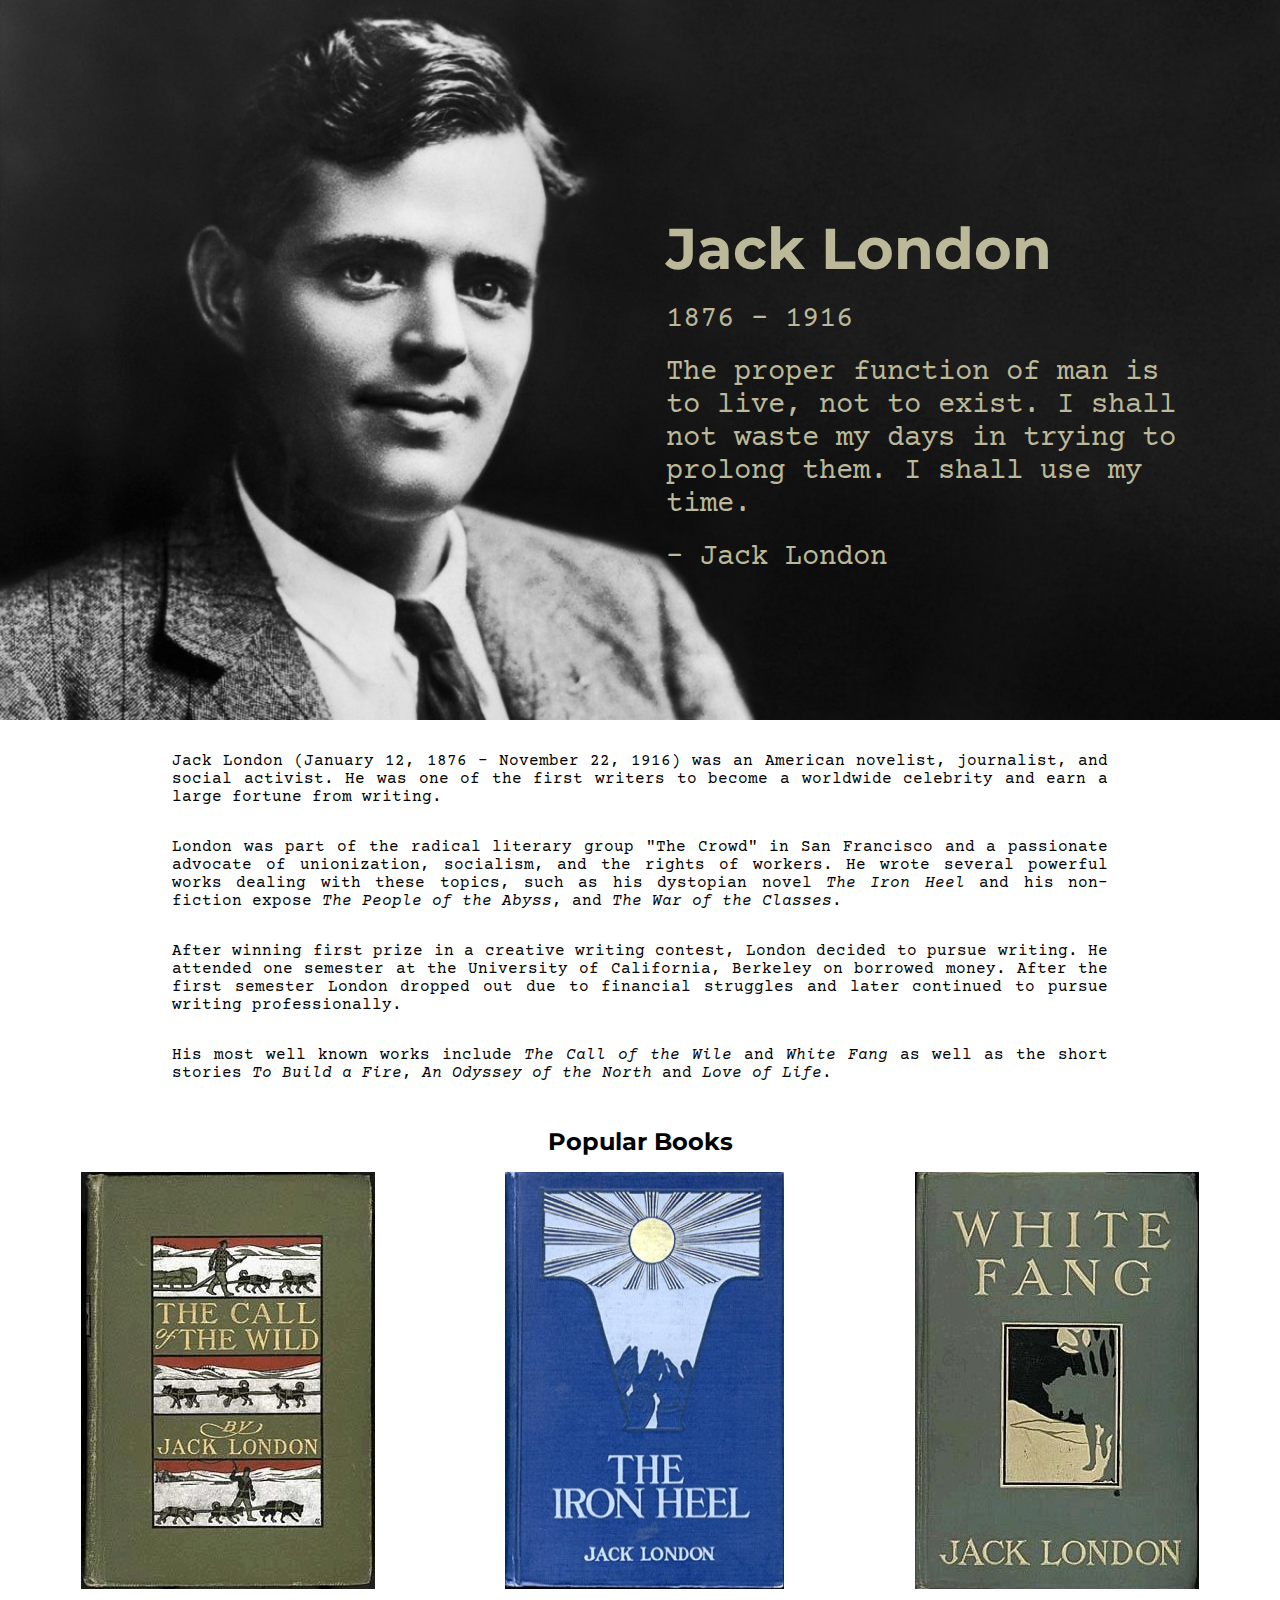
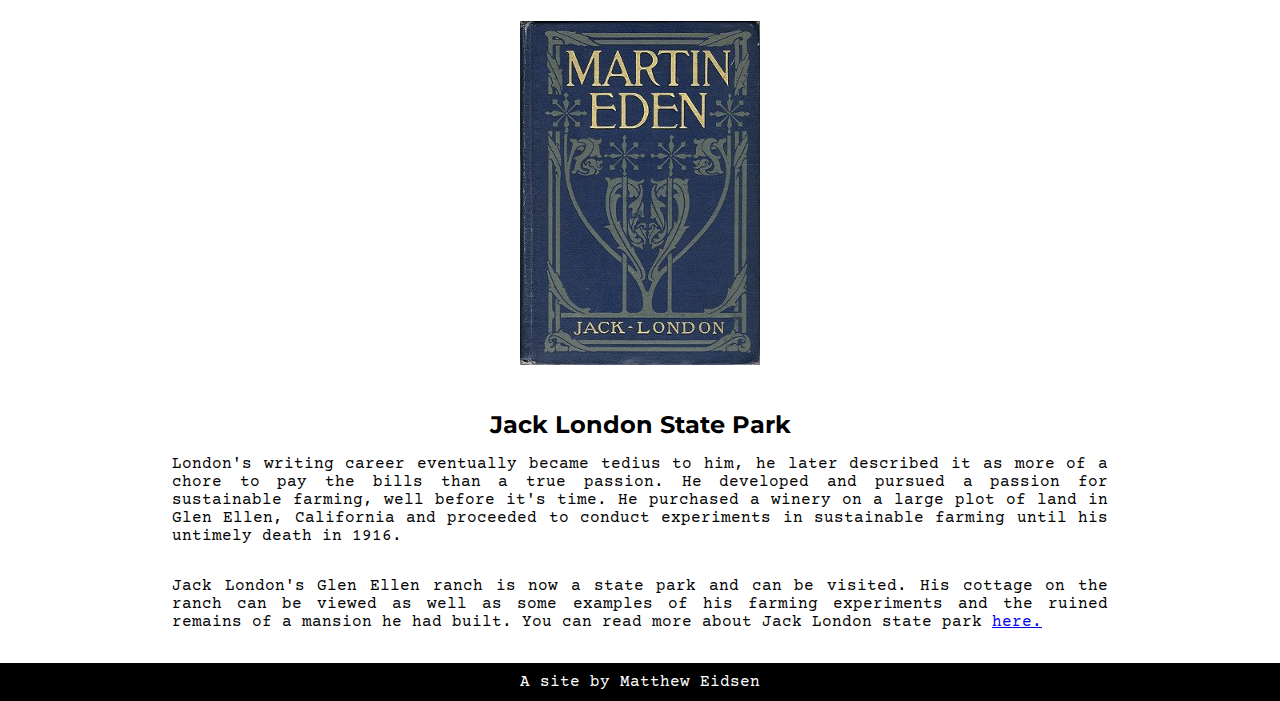
<file: index.html>
<!DOCTYPE html>
<html lang="en">
<head>
  <meta charset="UTF-8">
  <meta name="viewport" content="width=device-width, initial-scale=1.0">
  <meta http-equiv="X-UA-Compatible" content="ie=edge">
  <link rel="stylesheet" href="styles/style.css">
  <title>A Tribute to Jack London</title>
</head>
<body>
  <div id="main">
    <header class="masthead">
      <div id="img-div"><img src="images/jacklondon.jpg" alt="Jack London Portrait" id="image" class="masthead-img" title="Jack London">
        <!-- this element with id of img-caption was required for the freecodecamp.com course. I display it to none because it ruins the design I wanted, but it should benefit accessibility still -->
      <p id="img-caption">Portrait of Jack London</p>
      <div class="quote">
        <h1 id="title" class="text-left">Jack London</h1>
        <p>1876 - 1916</p>
        <blockquote><p>The proper function of man is to live, not to exist. I shall not waste my days in trying to prolong them. I shall use my time.</p>
        <footer>- Jack London</footer></blockquote></div>
      
    </div><!-- END DIV IMG-DIV -->
    </header>

    <main>
      <article id="tribute-info">
        <div class="flex-container">
          <p>Jack London (January 12, 1876 - November 22, 1916) was an American novelist, journalist, and social activist. He was one of the first writers to become a worldwide celebrity and earn a large fortune from writing.</p>

          <p>London was part of the radical literary group "The Crowd" in San Francisco and a passionate advocate of unionization, socialism, and the rights of workers. He wrote several powerful works dealing with these topics, such as his dystopian novel <cite>The Iron Heel</cite> and his non-fiction expose <cite>The People of the Abyss</cite>, and <cite>The War of the Classes</cite>.</p>

          <p>After winning first prize in a creative writing contest, London decided to pursue writing. He attended one semester at the University of California, Berkeley on borrowed money. After the first semester London dropped out due to financial struggles and later continued to pursue writing professionally.</p>

          <p>His most well known works include <cite>The Call of the Wile</cite> and <cite>White Fang</cite> as well as the short stories <cite>To Build a Fire</cite>, <cite>An Odyssey of the North</cite> and <cite>Love of Life</cite>.</p>
        </div><!-- END FLEX CONTAINER -->
      </article>

      <article id="pop-books">
        <h2>Popular Books</h2>
        <div class="flex-container">
          <img src="images/JackLondoncallwild.jpg" alt="The Call of the Wild cover" title="The Call of the Wild">

          <img src="images/The_Iron_Heel.jpg" alt="The Iron Heel" title="The Iron Heel">

          <img src="images/JackLondonwhitefang1.jpg" alt="White Fang" title="White Fang">

          <img src="images/MartinEden.jpg" alt="Martin Eden" title="Martin Eden">
        </div><!-- END FLEX CONTAINER -->
      </article>

      <article id="more-info">
        <h2>Jack London State Park</h2>
        <div class="flex-container">
          <p>London's writing career eventually became tedius to him, he later described it as more of a chore to pay the bills than a true passion. He developed and pursued a passion for sustainable farming, well before it's time. He purchased a winery on a large plot of land in Glen Ellen, California and proceeded to conduct experiments in sustainable farming until his untimely death in 1916.</p>

          <p>Jack London's Glen Ellen ranch is now a state park and can be visited. His cottage on the ranch can be viewed as well as some examples of his farming experiments and the ruined remains of a mansion he had built. You can read more about Jack London state park <a id="tribute-link" target="_blank" href="https://jacklondonpark.com/">here.</a></p>
      </div><!-- END FLEX CONTAINER -->
      </article>
    </main>
    <footer id="site-footer">A site by Matthew Eidsen</footer>
  </div>
</body>
</html>
</file>
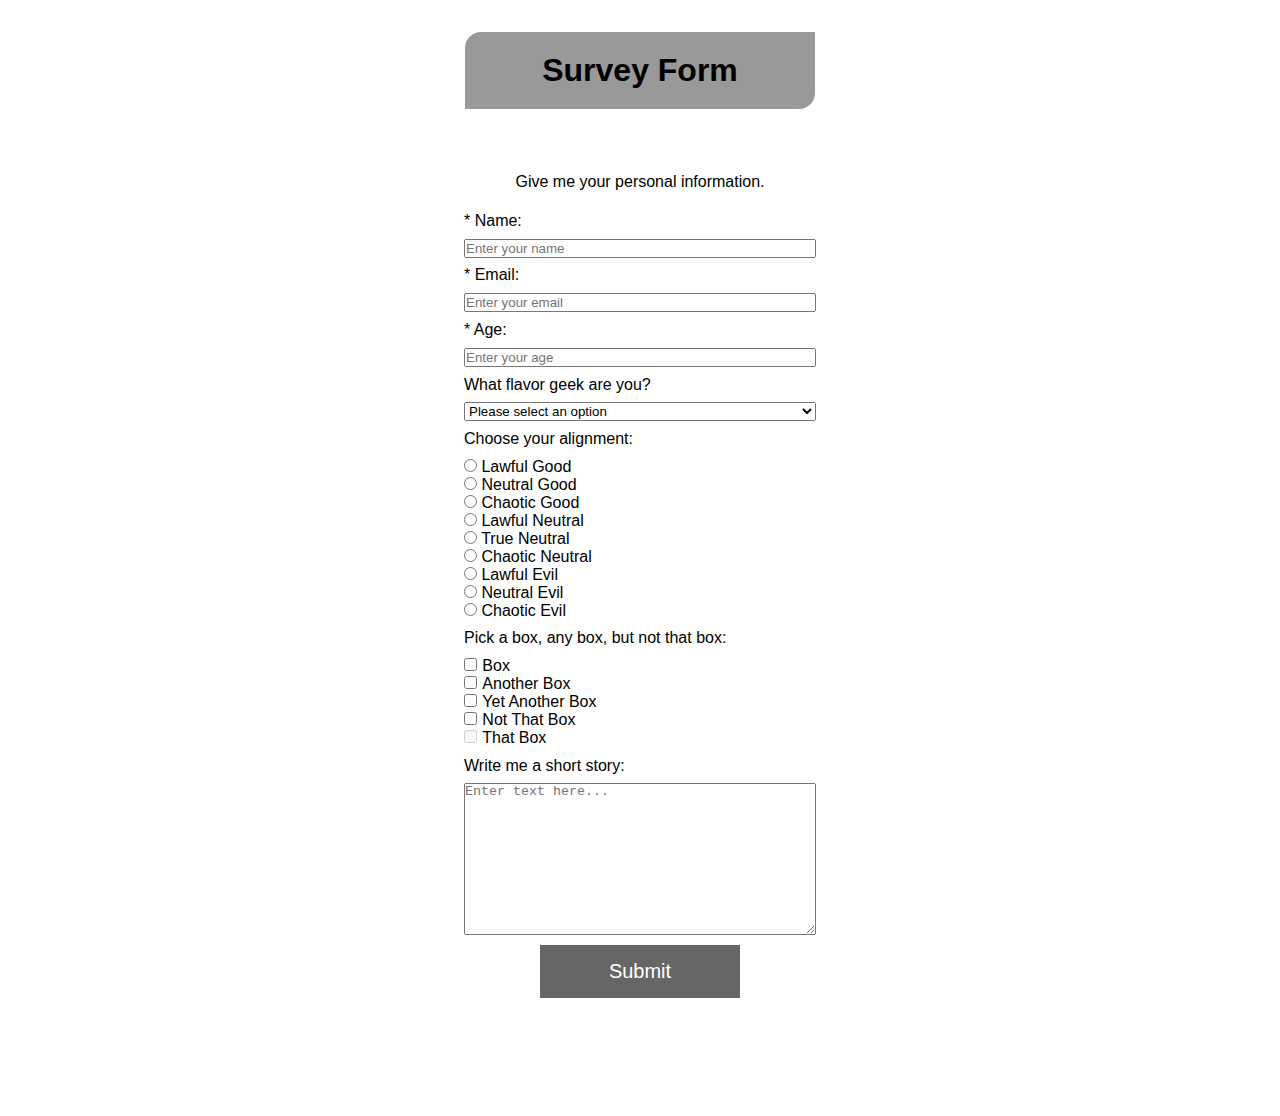
<file: survey/index.html>
<!DOCTYPE html>
<html lang="en";>
    <head>
        <meta charset="UTF-8"/>
        <meta name="viewport" content="width=device-width, initial-scale=1"/>
        <link rel="stylesheet" href="styles/styles.css"/>
        <title>Survey Form</title>
    </head>
    <body>
        <div class="background">
            <div class="title">
              <h1 id="title">Survey Form</h1>
            </div>
        
            <div class="container">
              <p id="description">Give me your personal information.</p>
              <form id="survey-form" class="flex-container">
                <div class="labels">
                  <label for="name" id="name-label">* Name: </label>
                </div>
                <input type="text" id="name" class="input-field" name="name" required placeholder="Enter your name">
        
                <div class="labels">
                  <label for="email" id="email-label">* Email: </label>
                </div>
                <input type="email" id="email" class="input-field" name="email" required placeholder="Enter your email">
        
                <div class="labels">
                  <label for="age" id="number-label">* Age: </label>
                </div>
                <input type="number" id="number" class="input-field" name="age" required placeholder="Enter your age" min="18" max="100">
                <div class="labels">
                  <label for="assoc" id="dropdown" class="dropdown">What flavor geek are you?</label>
                </div>
                <select name="assoc" id="dropdown" class="dropdown">
                  <option selected disabled>Please select an option</option>
                  <option value="star-wars">Star Wars</option>
                  <option value="lord-of-the-rings">Lord of the Rings</option>
                  <option value="star-trek">Star Trek</option>
                  <option value="pokemon">Pokemon</option>
                  <option value="dragonball">Dragon Ball</option>
                  <option value="doctor-who">Doctor Who</option>
                  <option value="all">All of the above</option>
                  <option value="other">Other</option>
                </select>
        
                <div class="labels">
                  <label for="alignment">Choose your alignment: </label>
                </div>
                <ul class="radio-group">
                  <li class="select-item"><input type="radio" id="align-lg" name="alignment" value="lawful-good">
                  <label for="align-lg">Lawful Good</label></li>
        
                  <li class="select-item"><input type="radio" id="align-ng" name="alignment" value="neutral-good">
                  <label for="align-ng">Neutral Good</label></li>
        
                  <li class="select-item"><input type="radio" id="align-cg" name="alignment" value="chaotic-good">
                  <label for="align-cg">Chaotic Good</label></li>
        
                  <li class="select-item"><input type="radio" id="align-ln" name="alignment" value="lawful-neutral">
                  <label for="align-ln">Lawful Neutral</label></li>
        
                  <li class="select-item"><input type="radio" id="align-tn" name="alignment" value="true-neutral">
                  <label for="align-tn">True Neutral</label></li>
        
                  <li class="select-item"><input type="radio" id="align-cn" name="alignment" value="chaotic-neutral">
                  <label for="align-cg">Chaotic Neutral</label></li>
        
                  <li class="select-item"><input type="radio" id="align-le" name="alignment" value="lawful-evil">
                  <label for="align-le">Lawful Evil</label></li>
        
                  <li class="select-item"><input type="radio" id="align-ne" name="alignment" value="neutral-evil">
                  <label for="align-ne">Neutral Evil</label></li>
        
                  <li class="select-item"><input type="radio" id="align-ce" name="alignment" value="chaotic-evil">
                  <label for="align-ce">Chaotic Evil</label></li>
                </ul>
        
                <div class="labels">
                  <label for="checkbox">Pick a box, any box, but not that box: </label>
                </div>
                <ul class="checkbox-group">
                  <li class="select-item"><label><input type="checkbox" name="checkbox" value="box">Box</label></li>
        
                  <li class="select-item"><label><input type="checkbox" name="checkbox" value="another-box">Another Box</label></li>
        
                  <li class="select-item"><label><input type="checkbox" name="checkbox" value="yet-another-box">Yet Another Box</label>
        
                  <li class="select-item"><label><input type="checkbox" name="checkbox" value="not-that-box">Not That Box</label></li>
        
                  <li class="select-item"><label><input type="checkbox" name="checkbox" value="that-box" disabled>That Box</label></li>
                </ul>
        
                <div class="labels">
                  <label for="story">Write me a short story: </label>
                </div>
                <textarea name="story" id="story" cols="30" rows="10" class="input-field" placeholder="Enter text here..."></textarea>
        
                <button id="submit" type="submit">Submit</button>
              </form>
            </div>
          </div>
    </body>
</html>
</file>
<file: styles/style.css>
/* table of contents

  = variables
  = base
  = layout
  = modules
  = state
  = theme
*/
/* variables */
@import url("https://fonts.googleapis.com/css2?family=Courier+Prime&family=Montserrat&display=swap");
/* base */
* {
  margin: 0;
  padding: 0;
}

body {
  background-color: black;
  font-family: "Courier Prime", monospace;
}

h1,
h2,
h3,
h4,
h5,
h6 {
  font-family: "Montserrat", sans-serif;
  text-align: center;
  margin-top: 1.2em;
}

main {
  background-color: white;
  padding: 1em;
  max-width: 1920px;
  margin: 0 auto;
}

#main {
  max-width: 1920px;
  margin: 0 auto;
}

/* layout */
.text-center {
  text-align: center;
}

.text-left {
  text-align: left;
}

.flex-container {
  display: flex;
  justify-content: space-around;
  align-content: space-between;
}

.flex-container p {
  display: inline-block;
  margin: 1em 1.4em;
  text-align: justify;
}

.flex-container img {
  margin: 1em 1.4em;
}

#img-div {
  position: relative;
  padding-top: 56.25%;
}

.masthead-img {
  position: absolute;
  width: auto;
  top: 0;
  width: 100%;
  z-index: -1;
}

.quote {
  width: 40%;
  max-width: 750px;
  position: absolute;
  right: 8%;
  top: 20%;
}
.quote h1 {
  margin-bottom: 20px;
}
.quote p:first-of-type {
  margin-bottom: 20px;
}

/* modules */
#img-caption {
  display: none;
}

.quote {
  color: #bbb999;
  font-size: 1.8em;
}

hr {
  border: 0;
  height: 3px;
  background-image: linear-gradient(to right, rgba(0, 0, 0, 0), rgba(0, 0, 0, 0.75), rgba(0, 0, 0, 0));
  margin-bottom: 2em;
}

#site-footer {
  text-align: center;
  color: white;
  padding: 10px;
}

/* state */
@media screen and (max-width: 1330px) {
  .flex-container {
    flex-wrap: wrap;
  }

  .flex-container p {
    max-width: 75%;
  }
}
@media screen and (max-width: 1099px) {
  .quote {
    font-size: 1.4em;
  }
}
@media screen and (max-width: 1024px) {
  .quote {
    font-size: 1.3em;
    top: 10%;
  }
}
@media screen and (max-width: 800px) {
  .quote {
    font-size: 1em;
    top: 10%;
  }
}
@media screen and (max-width: 500px) {
  .quote {
    font-size: 0.8em;
    top: 10%;
  }
}
@media screen and (max-width: 375px) {
  .quote {
    font-size: 0.7em;
  }

  .flex-container p {
    max-width: 90%;
  }
}
/* theme = probably wont be anything here */

/*# sourceMappingURL=style.css.map */
</file>
<file: survey/styles/styles.css>
* {
    margin: 0;
    padding: 0;
    box-sizing: border-box;
}

body {
    background-image: url("https://blenderartists.org/uploads/default/original/4X/7/e/2/7e2d7bea4ac21388c4a96e1371f375c4ce00094b.jpg");
    
    font-family: sans-serif;
}

.background {
    background: linear-gradient(to bottom, rgba(255,255,255,0) 0%,rgba(255,255,255,0.5) 100%);
    padding-bottom: 5em;
}

ul {
    list-style-type: none;
}

.container {
    max-width: 480px;
    margin: 0 auto;
    background-color: white;
    padding: 2em 4em;
    border-top-left-radius: 1em;
    border-bottom-right-radius: 1em;
}

.flex-container {
    display: flex;
    flex-direction: column;
}

.title {
    width: 350px;
    margin: 0 auto;
    background-color: #999;
    border-top-left-radius: 1em;
    border-bottom-right-radius: 1em;
}

#title {
    text-align: center;
    margin: 1em;
    padding: 20px;
}  

#description {
    margin-bottom: 1em;
    text-align: center;
}

form > * {
    margin: .3em 0;
}

.checkbox-group input {
    margin-right: .4em;
}

button {
    align-self: center;
    background-color: #666;
    border: none;
    color: white;
    padding: 15px 25px;
    text-align: center;
    text-decoration: none;
    font-size: 20px;
    width: 200px;
}
</file>
